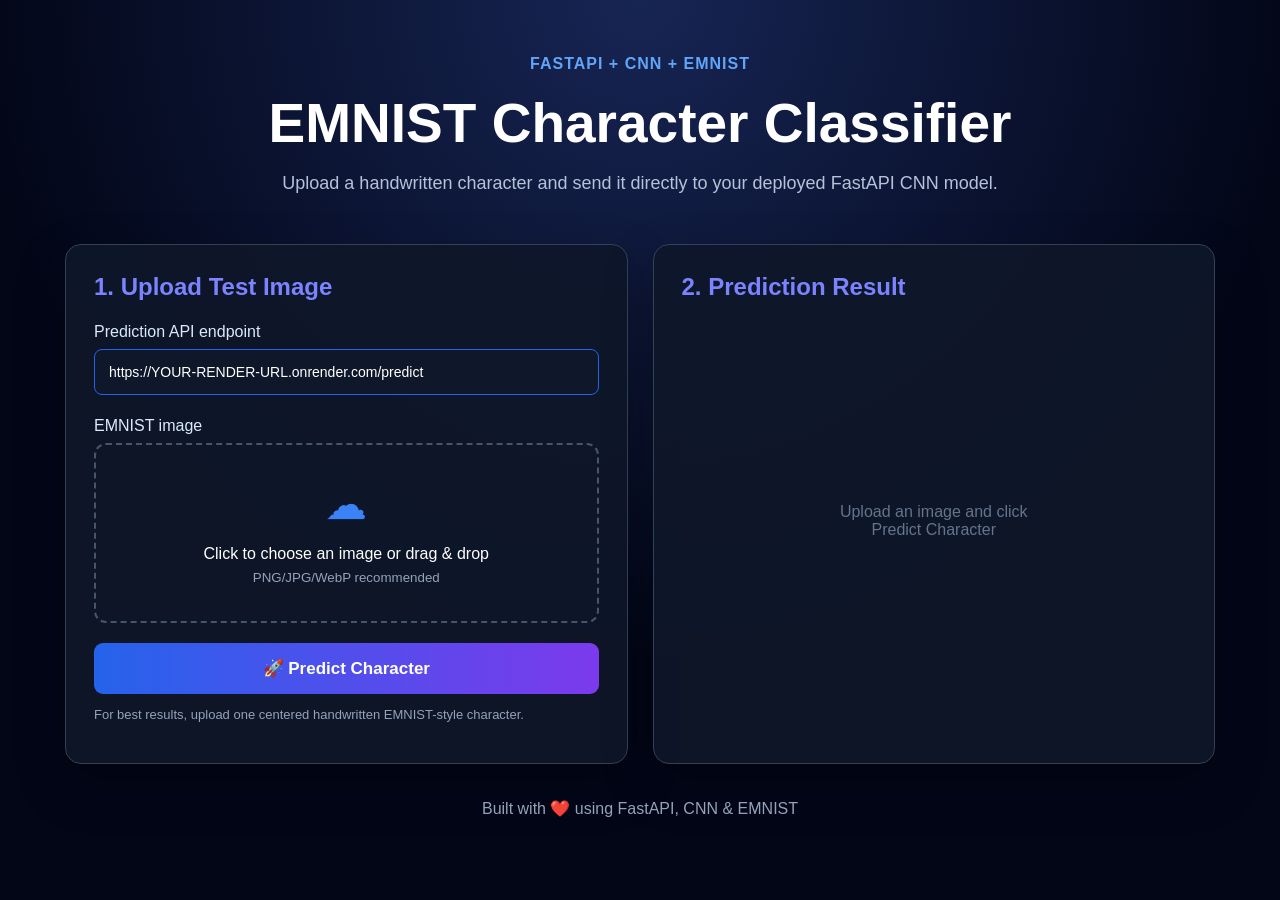
<file: index.html>
<!DOCTYPE html>
<html lang="en">
<head>
<meta charset="UTF-8">
<meta name="viewport" content="width=device-width, initial-scale=1.0">
<title>EMNIST Character Classifier</title>
<link rel="stylesheet" href="style.css">
</head>
<body>
<div class="page">
<div class="top-label">FASTAPI + CNN + EMNIST</div>
<h1>EMNIST Character Classifier</h1>
<p class="subtitle">Upload a handwritten character and send it directly to your deployed FastAPI CNN model.</p>
<div class="main-grid">
<section class="card">
<h2>1. Upload Test Image</h2>
<label for="apiUrl">Prediction API endpoint</label>
<input id="apiUrl" type="text" placeholder="https://your-render-url.onrender.com/predict">
<label>EMNIST image</label>
<div id="dropZone" class="drop-zone">
<div class="upload-icon">☁</div>
<p>Click to choose an image or drag &amp; drop</p>
<small>PNG/JPG/WebP recommended</small>
<input id="fileInput" type="file" accept="image/png,image/jpeg,image/webp" hidden>
</div>
<div id="previewBox" class="preview-box hidden">
<img id="preview" alt="Uploaded character preview">
<button id="removeButton" class="remove" type="button">×</button>
</div>
<button id="predictButton" class="predict-button" type="button">🚀 Predict Character</button>
<p class="hint">For best results, upload one centered handwritten EMNIST-style character.</p>
</section>
<section class="card result-card">
<h2>2. Prediction Result</h2>
<div id="emptyResult" class="empty-result"><div>Upload an image and click<br>Predict Character</div></div>
<div id="resultContent" class="hidden">
<div id="prediction" class="prediction">-</div>
<div class="confidence">Confidence: <strong id="confidence">-</strong></div>
<div id="status" class="status success">✓ Prediction successful.</div>
<div class="details">
<h3>Prediction Details</h3>
<div class="row"><span>Predicted Class</span><strong id="predictedClass">-</strong></div>
<div class="row"><span>Class Index</span><strong id="classIndex">-</strong></div>
<div class="row"><span>Confidence Score</span><strong id="confidenceScore">-</strong></div>
<div class="row"><span>Model</span><strong>EMNIST CNN</strong></div>
</div>
<div class="info">ℹ️ The model is trained on the EMNIST Balanced dataset (47 classes).</div>
</div>
</section>
</div>
<footer>Built with ❤️ using FastAPI, CNN &amp; EMNIST</footer>
</div>
<script src="script.js"></script>
</body>
</html>
</file>
<file: style.css>
*{box-sizing:border-box}body{margin:0;font-family:Arial,Helvetica,sans-serif;background:radial-gradient(circle at top,#172554,#020617 60%);color:white;min-height:100vh}.page{max-width:1200px;margin:auto;padding:55px 25px 30px}.top-label{text-align:center;color:#60a5fa;font-weight:bold;letter-spacing:1px;margin-bottom:18px}h1{text-align:center;font-size:55px;margin:0}.subtitle{text-align:center;color:#b6c2d9;font-size:18px;margin-bottom:50px}.main-grid{display:grid;grid-template-columns:1fr 1fr;gap:25px}.card{background:rgba(15,23,42,.9);border:1px solid #334155;border-radius:16px;padding:28px;box-shadow:0 20px 50px rgba(0,0,0,.25)}h2{color:#7c83ff;margin-top:0}label{display:block;margin:22px 0 8px;color:#dbeafe}input[type=text]{width:100%;padding:14px;border-radius:8px;border:1px solid #2563eb;background:#0f172a;color:white;font-size:14px}.drop-zone{border:2px dashed #475569;border-radius:12px;padding:35px 20px;text-align:center;cursor:pointer;transition:.2s}.drop-zone:hover,.drop-zone.dragging{border-color:#3b82f6;background:rgba(59,130,246,.08)}.upload-icon{font-size:42px;color:#3b82f6}.drop-zone p{margin-bottom:5px}.drop-zone small{color:#94a3b8}.preview-box{position:relative;margin-top:18px;padding:15px;background:#111827;border-radius:10px;text-align:center}.preview-box img{max-width:220px;max-height:220px;border-radius:8px;background:white}.remove{position:absolute;right:10px;top:10px;border:none;background:#ef4444;color:white;width:30px;height:30px;border-radius:50%;cursor:pointer;font-size:20px}.predict-button{width:100%;margin-top:20px;padding:15px;border:none;border-radius:9px;background:linear-gradient(90deg,#2563eb,#7c3aed);color:white;font-size:17px;font-weight:bold;cursor:pointer}.predict-button:hover{opacity:.9}.predict-button:disabled{opacity:.6;cursor:wait}.hint{color:#94a3b8;font-size:13px}.result-card{min-height:500px}.empty-result{min-height:400px;display:flex;align-items:center;justify-content:center;color:#64748b;text-align:center}.prediction{text-align:center;font-size:120px;font-weight:bold;background:linear-gradient(90deg,#60a5fa,#a855f7);-webkit-background-clip:text;background-clip:text;color:transparent}.confidence{text-align:center;font-size:22px;margin-bottom:25px}.confidence strong{color:#60a5fa}.status{padding:15px;border-radius:8px;margin-bottom:20px}.success{background:rgba(34,197,94,.12);color:#4ade80;border:1px solid #166534}.error{background:rgba(239,68,68,.12);color:#f87171;border:1px solid #991b1b}.details{background:#172033;border-radius:10px;padding:18px}.details h3{margin-top:0}.row{display:flex;justify-content:space-between;gap:20px;padding:10px 0;border-bottom:1px solid #334155}.info{margin-top:18px;padding:15px;border-radius:8px;background:rgba(59,130,246,.08);color:#93c5fd;font-size:14px}footer{text-align:center;color:#94a3b8;margin-top:35px}.hidden{display:none!important}@media(max-width:800px){h1{font-size:38px}.main-grid{grid-template-columns:1fr}.prediction{font-size:90px}}
</file>
